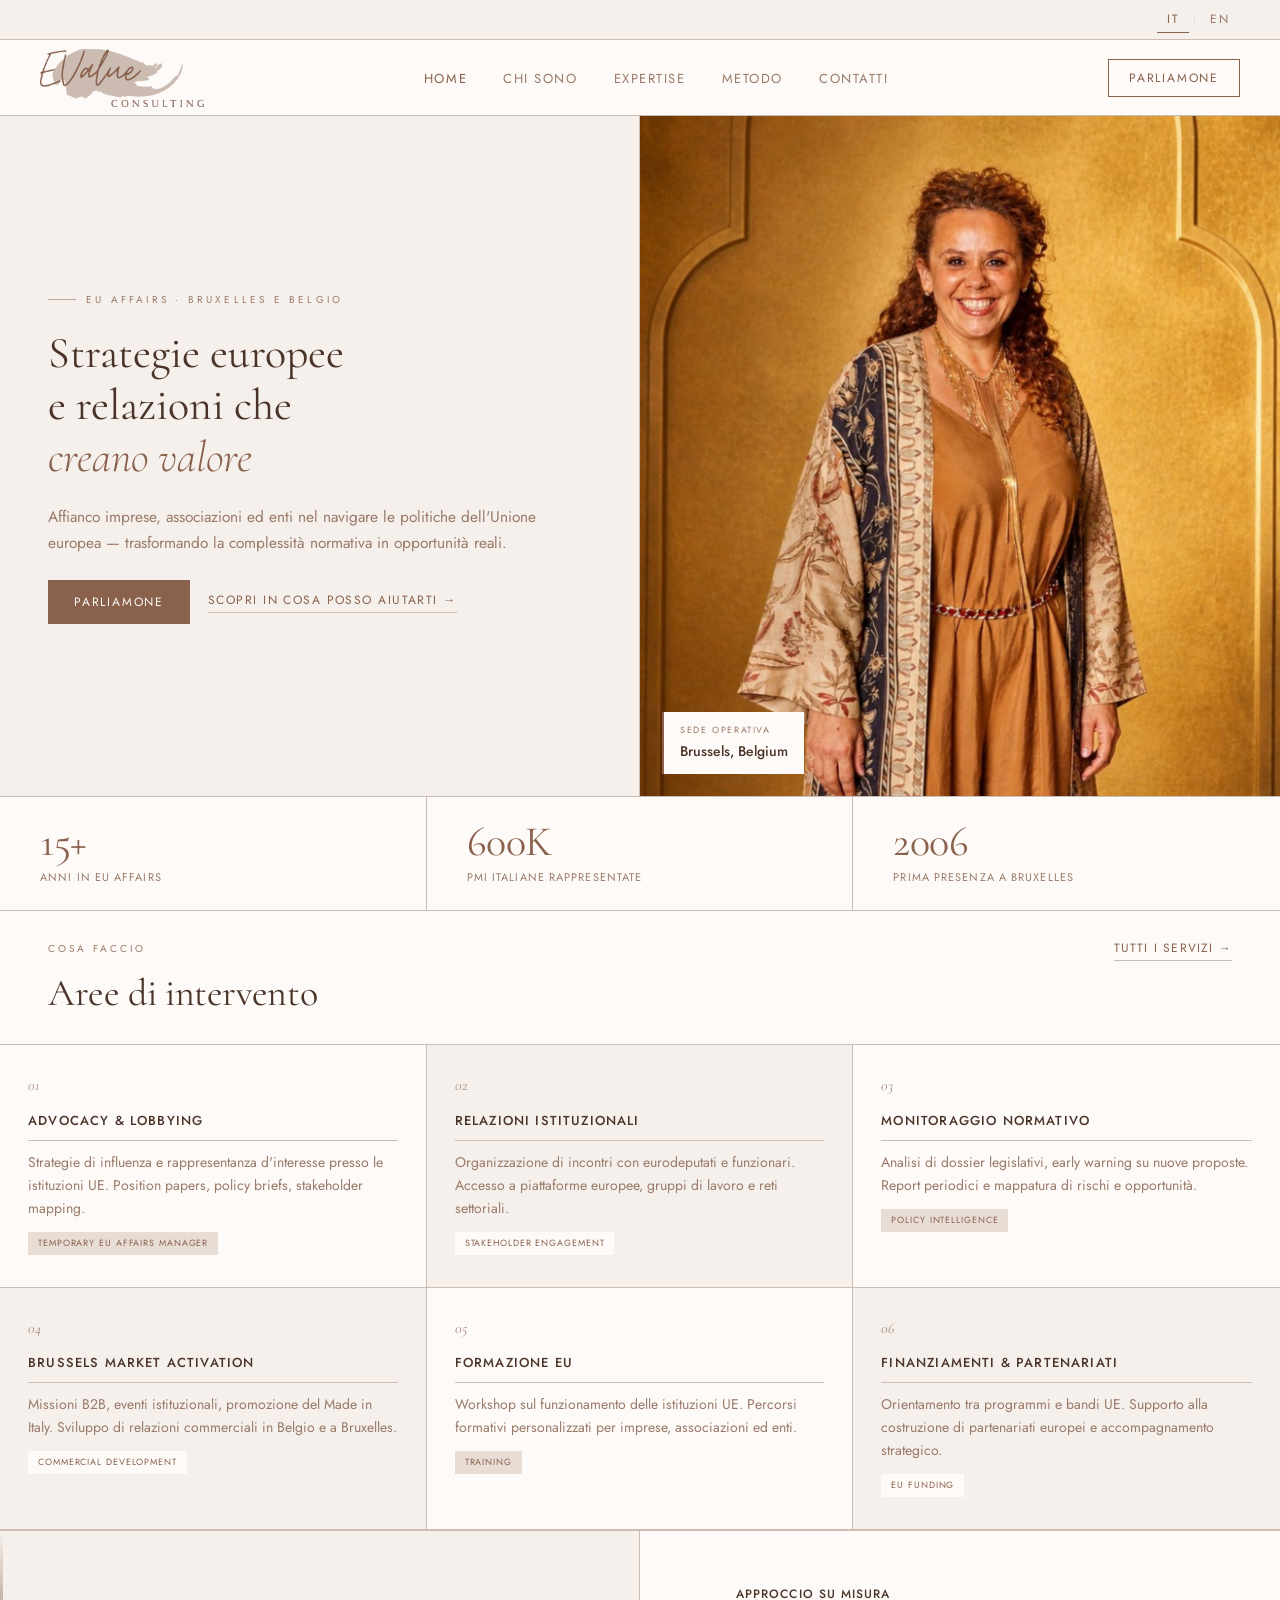
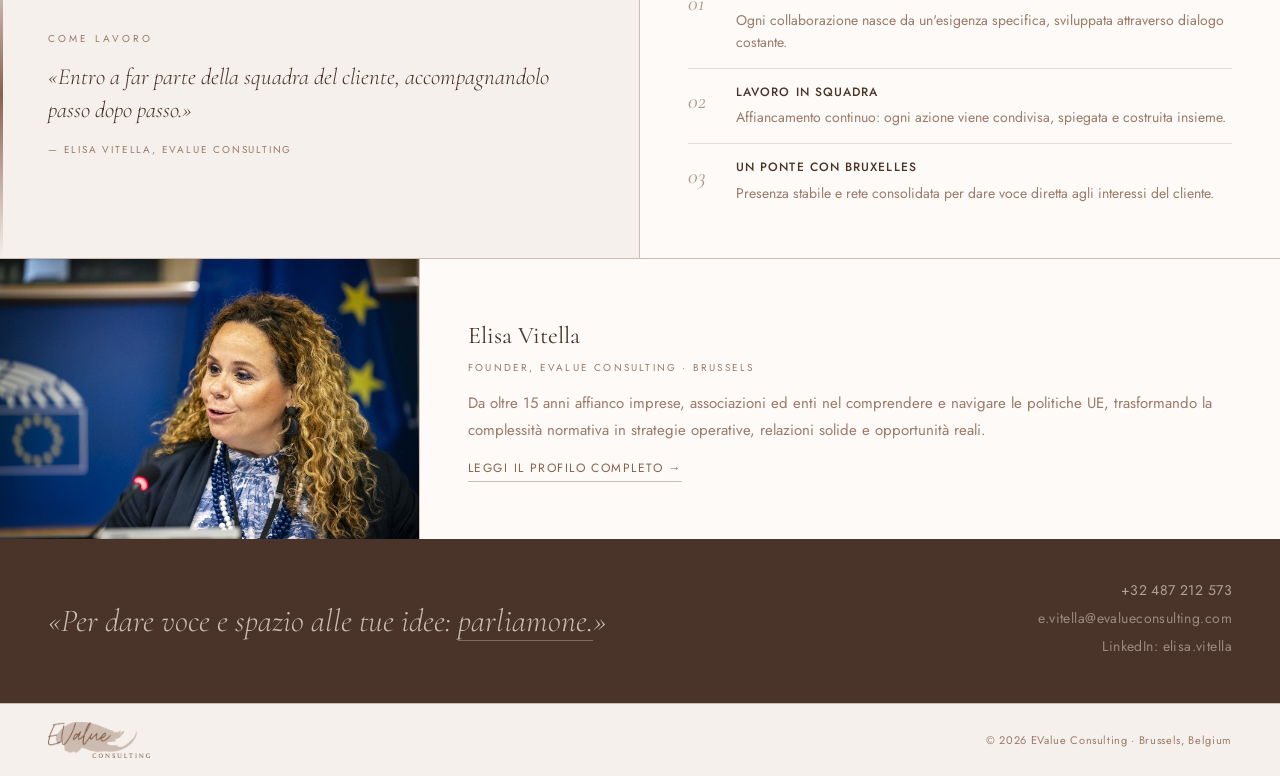
<file: index.html>
<!DOCTYPE html>
<html lang="it">
<head>
<meta charset="UTF-8">
<meta name="viewport" content="width=device-width, initial-scale=1.0">
<title>EValue Consulting — EU Affairs | Brussels</title>
<meta name="description" content="Strategie europee e relazioni che creano valore. EU Affairs consulting tra Bruxelles e il Belgio — Elisa Vitella.">
<link rel="icon" href="/favicon.png" type="image/png">
<link rel="apple-touch-icon" href="/apple-touch-icon.png">
<link rel="preconnect" href="https://fonts.googleapis.com">
<link rel="preconnect" href="https://fonts.gstatic.com" crossorigin>
<link href="https://fonts.googleapis.com/css2?family=Cormorant:ital,wght@0,400;0,500;0,600;1,300;1,400;1,500&family=Jost:wght@300;400;500&display=swap" rel="stylesheet">
<style>
*,*::before,*::after{box-sizing:border-box;margin:0;padding:0}
:root{
  --sand:#ccbcb1;--brown:#89614c;--dark:#4a3328;
  --light:#f5f0eb;--mid:#e8ddd5;--text:#3d2b20;--muted:#9a7a6a;--white:#fdfaf7;
}
html{scroll-behavior:smooth}
body{font-family:"Jost",sans-serif;background:var(--white);color:var(--text);font-size:17px;line-height:1.65}
img{display:block;max-width:100%}
a{text-decoration:none;color:inherit}
button{cursor:pointer;font-family:"Jost",sans-serif}
.page{display:none}.page.active{display:block}

/* LANG BAR */
.lang-bar{display:flex;justify-content:flex-end;align-items:center;padding:6px 40px;background:var(--light);border-bottom:.5px solid var(--sand);gap:4px}
.lang-btn{font-size:12px;letter-spacing:.15em;text-transform:uppercase;background:none;border:none;padding:4px 10px;color:var(--muted);cursor:pointer;border-bottom:1.5px solid transparent}
.lang-btn.active{color:var(--brown);border-bottom-color:var(--brown)}
.lang-sep{font-size:11px;color:var(--mid)}

/* NAV */
.nav{display:flex;justify-content:space-between;align-items:center;padding:0 40px;height:76px;border-bottom:.5px solid var(--sand);background:var(--white);position:sticky;top:0;z-index:100}
.nav-logo img{height:58px;width:auto}
.nav-links{display:flex;gap:36px;list-style:none}
.nav-links a{font-size:13px;letter-spacing:.12em;text-transform:uppercase;color:var(--muted);transition:color .2s;cursor:pointer}
.nav-links a:hover,.nav-links a.active{color:var(--brown)}
.nav-cta{font-size:12px;letter-spacing:.15em;text-transform:uppercase;border:.5px solid var(--brown);color:var(--brown);padding:9px 20px;background:transparent;transition:all .2s}
.nav-cta:hover{background:var(--brown);color:var(--white)}
.nav-toggle{display:none;flex-direction:column;gap:5px;background:none;border:none;padding:4px}
.nav-toggle span{display:block;width:24px;height:1px;background:var(--brown)}

/* ── HERO ── */
.hero{display:grid;grid-template-columns:1fr 1fr;height:calc(100vh - 106px);max-height:680px;min-height:460px}
.hero-left{background:var(--light);padding:48px 48px 44px;display:flex;flex-direction:column;justify-content:center;gap:20px;border-right:.5px solid var(--sand);position:relative;overflow:hidden}
/* decorative element removed */
.hero-left > *{position:relative;z-index:1}
.hero-eyebrow{font-size:10px;letter-spacing:.32em;text-transform:uppercase;color:var(--muted);display:flex;align-items:center;gap:10px}
.hero-eyebrow::before{content:"";display:inline-block;width:28px;height:1px;background:var(--brown);opacity:.5}
.hero-h1{font-family:"Cormorant",serif;font-size:44px;font-weight:400;line-height:1.18;color:var(--dark)}
.hero-h1 em{font-style:italic;color:var(--brown);font-weight:300}
/* hero subtitle on 2 lines max */
.hero-sub{font-size:15.5px;color:var(--muted);line-height:1.7;max-width:520px}
.hero-cta-row{display:flex;gap:18px;align-items:center;flex-wrap:wrap;padding-top:4px}
.btn-primary{font-size:12px;letter-spacing:.15em;text-transform:uppercase;background:var(--brown);color:var(--white);padding:13px 26px;border:none;transition:background .2s;display:inline-block}
.btn-primary:hover{background:var(--dark);color:var(--white)}
.btn-ghost{font-size:12px;letter-spacing:.12em;text-transform:uppercase;color:var(--brown);background:none;border:none;border-bottom:.5px solid var(--sand);padding-bottom:3px;display:inline-block;cursor:pointer}
.hero-right{position:relative;background:var(--mid);overflow:hidden}
.hero-right img{width:100%;height:100%;object-fit:cover;object-position:center top}
.hero-tag{position:absolute;bottom:22px;left:22px;background:var(--white);padding:11px 16px;border-left:2px solid var(--brown)}
.hero-tag-label{font-size:9px;letter-spacing:.18em;text-transform:uppercase;color:var(--muted)}
.hero-tag-value{font-size:14px;font-weight:500;color:var(--dark);margin-top:2px}

/* NUMBERS */
.numbers{display:grid;grid-template-columns:repeat(3,1fr);border-top:.5px solid var(--sand);border-bottom:.5px solid var(--sand)}
.num-item{padding:24px 40px;border-right:.5px solid var(--sand);position:relative}
.num-item:last-child{border-right:none}
.num-big{font-family:"Cormorant",serif;font-size:42px;font-weight:400;color:var(--brown);line-height:1;letter-spacing:-.01em}
.num-label{font-size:11px;letter-spacing:.1em;text-transform:uppercase;color:var(--muted);margin-top:5px}

/* ── SERVICES SECTION ── */
.section-header{padding:28px 48px 20px;border-bottom:.5px solid var(--sand);display:flex;justify-content:space-between;align-items:baseline;background:var(--white)}
.section-eyebrow{font-size:10px;letter-spacing:.3em;text-transform:uppercase;color:var(--muted)}
.section-title{font-family:"Cormorant",serif;font-size:38px;font-weight:400;color:var(--dark);margin-top:4px;letter-spacing:-.01em}
.section-link{font-size:12px;letter-spacing:.1em;text-transform:uppercase;color:var(--brown);border-bottom:.5px solid var(--sand);padding-bottom:1px;cursor:pointer;white-space:nowrap}

/* Alternating background on service cards for visual separation */
.services-grid{display:grid;grid-template-columns:repeat(3,1fr)}
.service-card{padding:28px 28px 32px;border-right:.5px solid var(--sand);border-bottom:.5px solid var(--sand);transition:background .2s;background:var(--white)}
.service-card:nth-child(even){background:var(--light)}
.service-card:hover{background:var(--mid)}
.service-card:nth-child(3n){border-right:none}
.service-num{font-family:"Cormorant",serif;font-size:15px;color:var(--brown);margin-bottom:12px;font-style:italic;font-weight:400;opacity:.7}
.service-name{font-size:13px;font-weight:500;letter-spacing:.09em;text-transform:uppercase;color:var(--dark);margin-bottom:10px;padding-bottom:8px;border-bottom:.5px solid var(--sand)}
.service-desc{font-size:14px;color:var(--muted);line-height:1.65}
.service-tag{display:inline-block;font-size:9px;letter-spacing:.1em;text-transform:uppercase;background:var(--mid);color:var(--brown);padding:4px 10px;margin-top:12px}
.service-card:nth-child(even) .service-tag{background:var(--white)}

/* APPROACH */
.approach{display:grid;grid-template-columns:1fr 1fr;border-top:.5px solid var(--sand)}
.approach-left{padding:40px 48px;border-right:.5px solid var(--sand);background:var(--light);display:flex;flex-direction:column;justify-content:center;position:relative;overflow:hidden}
/* decorative accent line */
.approach-left::after{content:"";position:absolute;top:0;left:0;width:3px;height:100%;background:linear-gradient(to bottom,transparent,var(--brown),transparent)}
.approach-right{padding:40px 48px}
.pull-quote{font-family:"Cormorant",serif;font-size:23px;font-weight:300;font-style:italic;color:var(--dark);line-height:1.45;margin-bottom:14px}
.pull-attr{font-size:10px;letter-spacing:.18em;text-transform:uppercase;color:var(--muted)}
.approach-step{display:flex;gap:16px;padding:14px 0;border-bottom:.5px solid var(--mid)}
.approach-step:last-child{border-bottom:none}
.step-n{font-family:"Cormorant",serif;font-size:22px;color:var(--brown);min-width:32px;font-style:italic;font-weight:400;opacity:.65;flex-shrink:0}
.step-title{font-size:12px;font-weight:500;letter-spacing:.09em;text-transform:uppercase;color:var(--dark)}
.step-desc{font-size:14px;color:var(--muted);margin-top:4px;line-height:1.6}

/* ── ABOUT STRIP (home) — two-col with parliament photo replacing old profile photo ── */
.about-strip{display:grid;grid-template-columns:420px 1fr;border-top:.5px solid var(--sand)}
.about-photo-col{overflow:hidden;border-right:.5px solid var(--sand)}
.about-photo-col img{width:100%;height:100%;object-fit:cover;object-position:center 20%;min-height:280px}
.about-content{padding:36px 48px 36px 48px;display:flex;flex-direction:column;justify-content:center;width:100%}
.about-name{font-family:"Cormorant",serif;font-size:24px;font-weight:400;color:var(--dark);margin-bottom:4px}
.about-role{font-size:10px;letter-spacing:.22em;text-transform:uppercase;color:var(--muted);margin-bottom:14px}
.about-text{font-size:15px;color:var(--muted);line-height:1.75;max-width:none}
.about-cta{display:inline-block;margin-top:16px;font-size:12px;letter-spacing:.12em;text-transform:uppercase;color:var(--brown);border-bottom:.5px solid var(--sand);padding-bottom:2px;cursor:pointer;width:fit-content}

/* CONTACT BAR — single line headline */
.contact-bar{background:var(--dark);padding:40px 48px;display:flex;justify-content:space-between;align-items:center;gap:40px}
.contact-bar-headline{font-family:"Cormorant",serif;font-size:32px;font-weight:300;font-style:italic;color:var(--sand);white-space:nowrap}
.contact-details{text-align:right;flex-shrink:0}
.contact-line{font-size:14px;color:var(--sand);opacity:.8;margin-bottom:5px;letter-spacing:.03em}
.contact-line a{color:var(--sand)}

/* FOOTER */
.footer{padding:18px 48px;border-top:.5px solid var(--sand);display:flex;justify-content:space-between;align-items:center;background:var(--light)}
.footer-logo img{height:36px;width:auto}
.footer-copy{font-size:11px;color:var(--muted);letter-spacing:.06em}

/* ── INNER HERO — with decorative title treatment ── */
.inner-hero{padding:52px 48px 40px;background:var(--light);border-bottom:.5px solid var(--sand);position:relative;overflow:hidden}

.inner-hero-eyebrow{font-size:10px;letter-spacing:.32em;text-transform:uppercase;color:var(--muted);margin-bottom:12px;display:flex;align-items:center;gap:10px}
.inner-hero-eyebrow::before{content:"";display:inline-block;width:28px;height:1px;background:var(--brown);opacity:.5}
.inner-hero-title{font-family:"Cormorant",serif;font-size:46px;font-weight:400;color:var(--dark);line-height:1.12;position:relative}
.inner-hero-title em{font-style:italic;color:var(--brown);font-weight:300}
/* underline accent on title */
.inner-hero-title::after{content:"";display:block;width:60px;height:1.5px;background:var(--brown);margin-top:16px;opacity:.6}
.inner-hero-sub{font-size:16px;color:var(--muted);max-width:820px;margin-top:16px;line-height:1.78}

/* SERVICES PAGE ACCORDION */
.svc-area-label{background:var(--mid);padding:11px 48px;border-bottom:.5px solid var(--sand);font-size:10px;letter-spacing:.22em;text-transform:uppercase;color:var(--brown);font-weight:500}
.service-full{border-bottom:.5px solid var(--sand)}
.service-full-header{padding:18px 48px;display:flex;justify-content:space-between;align-items:center;cursor:pointer;background:var(--white);transition:background .15s;user-select:none}
.service-full-header:hover{background:var(--light)}
.sfh-left{display:flex;gap:20px;align-items:baseline}
.sfh-num{font-family:"Cormorant",serif;font-size:14px;color:var(--sand);font-style:italic;font-weight:300}
.sfh-name{font-size:13px;font-weight:500;letter-spacing:.07em;text-transform:uppercase;color:var(--dark)}
.sfh-meta{display:flex;gap:12px;align-items:center;flex-shrink:0}
.sfh-tag{font-size:9px;letter-spacing:.08em;text-transform:uppercase;color:var(--muted);background:var(--mid);padding:3px 10px}
.sfh-arrow{font-size:20px;color:var(--sand);transition:transform .25s;display:inline-block;line-height:1;width:20px;text-align:center}
.service-full-body{display:none;padding:0 48px 24px 84px}
.service-full.open .service-full-body{display:block}
.service-full.open .sfh-arrow{transform:rotate(45deg)}
.sfb-list{list-style:none;margin-top:4px}
.sfb-list li{font-size:14px;color:var(--muted);padding:7px 0 7px 16px;border-bottom:.5px solid var(--mid);position:relative;line-height:1.6}
.sfb-list li:last-child{border-bottom:none}
.sfb-list li::before{content:"—";position:absolute;left:0;color:var(--sand)}

/* TWO COL */
.two-col{display:grid;grid-template-columns:1fr 1fr;border-top:.5px solid var(--sand)}
.col-pad{padding:32px 48px;border-right:.5px solid var(--sand)}
.col-pad:last-child{border-right:none}
.col-label{font-size:10px;letter-spacing:.25em;text-transform:uppercase;color:var(--muted);margin-bottom:12px;padding-bottom:10px;border-bottom:.5px solid var(--sand)}
.col-body{font-size:15px;color:var(--text);line-height:1.8}

/* ── APPROACH PAGE — bigger method/quality titles ── */
.approach-grid{display:grid;grid-template-columns:repeat(3,1fr);border-top:.5px solid var(--sand)}
.ag-item{padding:32px;border-right:.5px solid var(--sand);position:relative}
.ag-item:last-child{border-right:none}
.ag-n{font-family:"Cormorant",serif;font-size:32px;font-style:italic;font-weight:300;color:var(--sand);margin-bottom:10px}
.ag-title{font-size:13px;font-weight:500;letter-spacing:.1em;text-transform:uppercase;color:var(--dark);margin-bottom:10px}
.ag-body{font-size:15px;color:var(--muted);line-height:1.75}
/* bigger section labels for Metodo / Qualità */
.method-label{font-family:"Cormorant",serif;font-size:34px;font-weight:300;font-style:italic;color:var(--brown);margin-bottom:12px;padding-bottom:10px;border-bottom:.5px solid var(--sand)}

/* PROFILE */
.profile-grid{display:grid;grid-template-columns:300px 1fr;border-top:.5px solid var(--sand)}
.profile-photo-col{overflow:hidden;border-right:.5px solid var(--sand)}
.profile-photo-col img{width:100%;height:100%;object-fit:cover;object-position:center top;min-height:380px}
.profile-content{padding:40px 48px}
.profile-name{font-family:"Cormorant",serif;font-size:30px;font-weight:400;color:var(--dark)}
.profile-role{font-size:10px;letter-spacing:.22em;text-transform:uppercase;color:var(--brown);margin:8px 0 16px}
.profile-text{font-size:15px;color:var(--muted);line-height:1.78;margin-bottom:12px;max-width:none}
.profile-credentials{display:flex;flex-wrap:wrap;gap:7px;margin-top:18px}
.credential{font-size:11px;letter-spacing:.06em;border:.5px solid var(--sand);color:var(--muted);padding:4px 12px}

/* CONTACT FORM */
.contact-form-area{display:grid;grid-template-columns:1fr 1fr;border-top:.5px solid var(--sand)}
.form-col{padding:44px 48px;border-right:.5px solid var(--sand)}
.form-col:last-child{border-right:none;background:var(--light)}
.form-group{margin-bottom:22px}
.form-label{font-size:10px;letter-spacing:.2em;text-transform:uppercase;color:var(--muted);display:block;margin-bottom:7px}
.form-input{width:100%;border:none;border-bottom:.5px solid var(--sand);background:transparent;padding:9px 0;font-size:15px;font-family:"Jost",sans-serif;color:var(--text);outline:none;transition:border-color .2s}
.form-input:focus{border-bottom-color:var(--brown)}
.form-textarea{width:100%;border:none;border-bottom:.5px solid var(--sand);background:transparent;padding:9px 0;font-size:15px;font-family:"Jost",sans-serif;color:var(--text);outline:none;resize:none;height:100px;transition:border-color .2s}
.form-textarea:focus{border-bottom-color:var(--brown)}
.form-submit{margin-top:22px;font-size:12px;letter-spacing:.18em;text-transform:uppercase;background:var(--brown);color:var(--white);padding:13px 30px;border:none;transition:background .2s;cursor:pointer}
.form-submit:hover{background:var(--dark)}
.ci-item{margin-bottom:20px;border-bottom:.5px solid var(--mid);padding-bottom:18px}
.ci-item:last-child{border-bottom:none}
.ci-label{font-size:10px;letter-spacing:.22em;text-transform:uppercase;color:var(--muted);margin-bottom:6px}
.ci-value{font-size:15px;color:var(--dark)}
.ci-note{font-size:12px;color:var(--muted);margin-top:3px}

/* RESPONSIVE */
@media(max-width:960px){
  .nav{padding:0 24px;height:68px}.nav-logo img{height:46px}
  .lang-bar{padding:6px 24px}
  .nav-links{display:none;flex-direction:column;position:absolute;top:100%;left:0;right:0;background:var(--white);border-bottom:.5px solid var(--sand);padding:18px 24px;gap:14px;z-index:99}
  .nav-links.open{display:flex}.nav-toggle{display:flex}
  .hero{grid-template-columns:1fr;height:auto;max-height:none}
  .hero-left{padding:32px 24px;gap:16px}.hero-h1{font-size:30px}
  .hero-right{height:260px}
  .numbers{grid-template-columns:1fr}
  .num-item{border-right:none;border-bottom:.5px solid var(--sand)}.num-item:last-child{border-bottom:none}
  .section-header{padding:20px 24px;flex-direction:column;gap:8px}
  .services-grid{grid-template-columns:1fr}.service-card{border-right:none}.service-card:nth-child(even){background:var(--light)}
  .approach{grid-template-columns:1fr}
  .approach-left{border-right:none;border-bottom:.5px solid var(--sand);padding:28px 24px}
  .approach-right{padding:28px 24px}
  .about-strip{grid-template-columns:1fr}
  .about-photo-col{border-right:none;border-bottom:.5px solid var(--sand);height:240px;min-height:unset}
  .about-content{padding:24px}
  .contact-bar{flex-direction:column;text-align:center;padding:32px 24px}
  .contact-bar-headline{white-space:normal}
  .contact-details{text-align:center}
  .inner-hero{padding:36px 24px 28px}.inner-hero-title{font-size:30px}
  .svc-area-label{padding:10px 24px}
  .service-full-header{padding:16px 24px}.service-full-body{padding:0 24px 18px 44px}
  .two-col{grid-template-columns:1fr}
  .col-pad{border-right:none;border-bottom:.5px solid var(--sand);padding:22px 24px}
  .approach-grid{grid-template-columns:1fr}
  .ag-item{border-right:none;border-bottom:.5px solid var(--sand);padding:22px 24px}
  .profile-grid{grid-template-columns:1fr}
  .profile-photo-col{border-right:none;border-bottom:.5px solid var(--sand);height:300px;min-height:unset}
  .profile-content{padding:24px}
  .contact-form-area{grid-template-columns:1fr}
  .form-col{border-right:none;border-bottom:.5px solid var(--sand);padding:28px 24px}
  .footer{padding:16px 24px;flex-direction:column;gap:8px;text-align:center}
}

/* Dark inverted col for About and Approach key sections */
.col-pad-dark{padding:32px 48px;border-right:.5px solid rgba(255,255,255,.1);background:var(--dark)}
.col-pad-dark:last-child{border-right:none}
.col-pad-dark .method-label{color:var(--sand);font-family:"Cormorant",serif;font-size:34px;font-weight:300;font-style:italic;margin-bottom:12px;padding-bottom:10px;border-bottom:.5px solid rgba(204,188,177,.3)}
.col-pad-dark .col-body{font-size:15px;color:#e8ddd5;line-height:1.82}
.two-col-dark{display:grid;grid-template-columns:1fr 1fr;border-top:.5px solid var(--sand)}
</style>
</head>
<body>

<!-- Netlify form detection — do not remove -->
<form name="contact" netlify netlify-honeypot="bot-field" hidden>
  <input type="text" name="name">
  <input type="text" name="organisation">
  <input type="email" name="email">
  <textarea name="message"></textarea>
  <input name="bot-field">
</form>


<div class="lang-bar">
  <button class="lang-btn active" data-lang="it" onclick="setLang('it')">IT</button>
  <span class="lang-sep">|</span>
  <button class="lang-btn" data-lang="en" onclick="setLang('en')">EN</button>
</div>

<nav class="nav">
  <div onclick="showPage('home')" style="cursor:pointer"><img src="images/evalue-logo.png" alt="EValue Consulting" style="height:58px;width:auto"></div>
  <button class="nav-toggle" onclick="document.getElementById('nav-links').classList.toggle('open')" aria-label="Menu">
    <span></span><span></span><span></span>
  </button>
  <ul class="nav-links" id="nav-links">
    <li><a id="nl-home"     onclick="showPage('home')">Home</a></li>
    <li><a id="nl-about"    onclick="showPage('about')">Chi sono</a></li>
    <li><a id="nl-services" onclick="showPage('services')">Servizi</a></li>
    <li><a id="nl-approach" onclick="showPage('approach')">Metodo</a></li>
    <li><a id="nl-contact"  onclick="showPage('contact')">Contatti</a></li>
  </ul>
  <button id="nav-cta" class="nav-cta" onclick="showPage('contact')">Parliamone</button>
</nav>

<!-- ═══ HOME ═══ -->
<div id="page-home" class="page active">
  <section class="hero">
    <div class="hero-left">
      <p class="hero-eyebrow" id="h-eyebrow">EU Affairs · Bruxelles e Belgio</p>
      <h1 class="hero-h1" id="h-h1">Strategie europee<br>e relazioni che<br><em>creano valore</em></h1>
      <p class="hero-sub" id="h-sub">Affianco imprese, associazioni ed enti nel navigare le politiche dell'Unione europea — trasformando la complessità normativa in opportunità reali.</p>
      <div class="hero-cta-row">
        <button id="h-cta1" class="btn-primary" onclick="showPage('contact')">Parliamone</button>
        <button id="h-cta2" class="btn-ghost"   onclick="showPage('services')">Scopri in cosa posso aiutarti →</button>
      </div>
    </div>
    <div class="hero-right">
      <img src="images/elisa-vitella-hero.jpg" alt="Elisa Vitella">
      <div class="hero-tag">
        <div class="hero-tag-label" id="h-tag-lbl">Sede operativa</div>
        <div class="hero-tag-value">Brussels, Belgium</div>
      </div>
    </div>
  </section>

  <div class="numbers">
    <div class="num-item"><div class="num-big">15+</div><div class="num-label" id="n1">Anni in EU affairs</div></div>
    <div class="num-item"><div class="num-big">600K</div><div class="num-label" id="n2">PMI italiane rappresentate</div></div>
    <div class="num-item"><div class="num-big">2006</div><div class="num-label" id="n3">Prima presenza a Bruxelles</div></div>
  </div>

  <div class="section-header">
    <div>
      <div class="section-eyebrow" id="sv-ey">Cosa faccio</div>
      <div class="section-title" id="sv-ti">Attività e servizi</div>
    </div>
    <span class="section-link" id="sv-lk" onclick="showPage('services')">Tutti i servizi →</span>
  </div>

  <div class="services-grid">
    <div class="service-card"><div class="service-num">01</div><div class="service-name" id="s1n">Advocacy &amp; Lobbying</div><p class="service-desc" id="s1d">Strategie di influenza e rappresentanza d'interesse presso le istituzioni UE. Position papers, policy briefs, stakeholder mapping.</p><span class="service-tag" id="s1t">Temporary EU Affairs Manager</span></div>
    <div class="service-card"><div class="service-num">02</div><div class="service-name" id="s2n">Relazioni Istituzionali</div><p class="service-desc" id="s2d">Organizzazione di incontri con eurodeputati e funzionari. Accesso a piattaforme europee, gruppi di lavoro e reti settoriali.</p><span class="service-tag" id="s2t">Stakeholder Engagement</span></div>
    <div class="service-card"><div class="service-num">03</div><div class="service-name" id="s3n">Monitoraggio Normativo</div><p class="service-desc" id="s3d">Analisi di dossier legislativi, early warning su nuove proposte. Report periodici e mappatura di rischi e opportunità.</p><span class="service-tag" id="s3t">Policy Intelligence</span></div>
    <div class="service-card"><div class="service-num">04</div><div class="service-name" id="s4n">Brussels Market Activation</div><p class="service-desc" id="s4d">Missioni B2B, eventi istituzionali, promozione del Made in Italy. Sviluppo di relazioni commerciali in Belgio e a Bruxelles.</p><span class="service-tag" id="s4t">Commercial Development</span></div>
    <div class="service-card"><div class="service-num">05</div><div class="service-name" id="s5n">Formazione EU</div><p class="service-desc" id="s5d">Workshop sul funzionamento delle istituzioni UE. Percorsi formativi personalizzati per imprese, associazioni ed enti.</p><span class="service-tag" id="s5t">Training</span></div>
    <div class="service-card"><div class="service-num">06</div><div class="service-name" id="s6n">Finanziamenti &amp; Partenariati</div><p class="service-desc" id="s6d">Orientamento tra programmi e bandi UE. Supporto alla costruzione di partenariati europei e accompagnamento strategico.</p><span class="service-tag" id="s6t">EU Funding</span></div>
  </div>

  <div class="approach">
    <div class="approach-left">
      <div class="section-eyebrow" id="ap-ey" style="margin-bottom:14px">Come lavoro</div>
      <div class="pull-quote" id="pq">«Entro a far parte della squadra del cliente, accompagnandolo passo dopo passo.»</div>
      <div class="pull-attr" id="pa">— Elisa Vitella, EValue Consulting</div>
    </div>
    <div class="approach-right">
      <div class="approach-step"><div class="step-n">01</div><div><div class="step-title" id="st1t">Approccio su misura</div><div class="step-desc" id="st1d">Ogni collaborazione nasce da un'esigenza specifica, sviluppata attraverso dialogo costante.</div></div></div>
      <div class="approach-step"><div class="step-n">02</div><div><div class="step-title" id="st2t">Lavoro in squadra</div><div class="step-desc" id="st2d">Affiancamento continuo: ogni azione viene condivisa, spiegata e costruita insieme.</div></div></div>
      <div class="approach-step"><div class="step-n">03</div><div><div class="step-title" id="st3t">Un ponte con Bruxelles</div><div class="step-desc" id="st3d">Presenza stabile e rete consolidata per dare voce diretta agli interessi del cliente.</div></div></div>
    </div>
  </div>

  <!-- About strip: HP photo bigger + narrower text -->
  <div class="about-strip">
    <div class="about-photo-col"><img loading="lazy" src="images/elisa-vitella-parlamento-europeo.jpg" alt="Elisa Vitella — European Parliament" style="width:100%;height:100%;object-fit:cover;object-position:center 25%"></div>
    <div class="about-content">
      <div class="about-name">Elisa Vitella</div>
      <div class="about-role" id="ab-role">Founder, EValue Consulting · Brussels</div>
      <p class="about-text" id="ab-text">Da oltre 15 anni affianco imprese, associazioni ed enti nel comprendere e navigare le politiche UE, trasformando la complessità normativa in strategie operative, relazioni solide e opportunità reali.</p>
      <span class="about-cta" id="ab-cta" onclick="showPage('about')">Leggi il profilo completo →</span>
    </div>
  </div>

  <!-- Contact bar: bigger headline, clickable Let's talk, clickable LinkedIn/email -->
  <div class="contact-bar">
    <div class="contact-bar-headline" id="cb-hl">«Per dare voce e spazio alle tue idee: <span style="cursor:pointer;border-bottom:1px solid rgba(204,188,177,.4);transition:border-color .2s" onclick="showPage('contact')">parliamone.</span>»</div>
    <div class="contact-details">
      <div class="contact-line">+32 487 212 573</div>
      <div class="contact-line"><a href="mailto:e.vitella@evalueconsulting.com" style="color:var(--sand);opacity:.8">e.vitella@evalueconsulting.com</a></div>
      <div class="contact-line"><a href="https://www.linkedin.com/in/elisa-vitella/" target="_blank" rel="noopener" style="color:var(--sand);opacity:.8">LinkedIn: elisa.vitella</a></div>
    </div>
  </div>
  <footer class="footer"><div class="footer-logo"><img loading="lazy" src="images/evalue-logo.png" alt="EValue Consulting" style="height:36px;width:auto"></div><div class="footer-copy">© 2026 EValue Consulting · Brussels, Belgium</div></footer>
</div>

<!-- ═══ SERVICES ═══ -->
<div id="page-services" class="page">
  <div class="inner-hero">
    <div class="inner-hero-eyebrow" id="svc-ey">Attività e servizi</div>
    <h1 class="inner-hero-title" id="svc-h1">Un supporto <em>completo</em><br>e su misura</h1>
    <p class="inner-hero-sub" id="svc-sb" style="max-width:none">Tre aree di intervento per rispondere a esigenze diverse: dalla presenza istituzionale a Bruxelles allo sviluppo commerciale in Belgio, fino alla formazione e ai finanziamenti europei.</p>
  </div>
  <div class="svc-area-label" id="a1l">Area 01 — Temporary EU Affairs Manager</div>
  <div class="service-full"><div class="service-full-header" onclick="toggleSvc(this)"><div class="sfh-left"><span class="sfh-num">01</span><span class="sfh-name" id="sf1n">Advocacy &amp; Lobbying Europea</span></div><div class="sfh-meta"><span class="sfh-tag" id="sf1tag">Strategico</span><span class="sfh-arrow">+</span></div></div><div class="service-full-body"><ul class="sfb-list" id="sf1b"><li>Definizione di strategie di influenza e rappresentanza d'interesse</li><li>Identificazione di stakeholder e decisori chiave (Commissione, Parlamento, Consiglio, CESE, CdR)</li><li>Redazione di position papers, policy briefs e raccomandazioni</li><li>Gestione di dossier legislativi e follow-up istituzionale</li></ul></div></div>
  <div class="service-full"><div class="service-full-header" onclick="toggleSvc(this)"><div class="sfh-left"><span class="sfh-num">02</span><span class="sfh-name" id="sf2n">Relazioni Istituzionali &amp; Stakeholder Engagement</span></div><div class="sfh-meta"><span class="sfh-tag" id="sf2tag">Istituzionale</span><span class="sfh-arrow">+</span></div></div><div class="service-full-body"><ul class="sfb-list" id="sf2b"><li>Organizzazione di incontri con eurodeputati, funzionari UE, uffici permanenti</li><li>Training e preparazione per riunioni istituzionali</li><li>Accesso a piattaforme europee, gruppi di lavoro e reti settoriali</li><li>Pianificazione relazioni con associazioni e organizzazioni europee</li></ul></div></div>
  <div class="service-full"><div class="service-full-header" onclick="toggleSvc(this)"><div class="sfh-left"><span class="sfh-num">03</span><span class="sfh-name" id="sf3n">Monitoraggio &amp; Analisi delle Politiche UE</span></div><div class="sfh-meta"><span class="sfh-tag" id="sf3tag">Intelligence</span><span class="sfh-arrow">+</span></div></div><div class="service-full-body"><ul class="sfb-list" id="sf3b"><li>Analisi dei dossier legislativi chiave (regolamenti, direttive, decisioni)</li><li>Early warning su nuove proposte della Commissione</li><li>Report periodici sugli sviluppi normativi</li><li>Mappatura di rischi e opportunità per settore e impresa</li></ul></div></div>
  <div class="svc-area-label" id="a2l" style="border-top:.5px solid var(--sand)">Area 02 — Brussels &amp; Belgium Market Activation</div>
  <div class="service-full"><div class="service-full-header" onclick="toggleSvc(this)"><div class="sfh-left"><span class="sfh-num">04</span><span class="sfh-name" id="sf4n">Ricerca Partner &amp; Missioni B2B</span></div><div class="sfh-meta"><span class="sfh-tag" id="sf4tag">Commerciale</span><span class="sfh-arrow">+</span></div></div><div class="service-full-body"><ul class="sfb-list" id="sf4b"><li>Identificazione e screening di distributori, agenti, importatori</li><li>Organizzazione di incontri B2B, missioni imprenditoriali e matchmaking</li><li>Networking mirato tra imprese, istituzioni e stakeholder europei</li></ul></div></div>
  <div class="service-full"><div class="service-full-header" onclick="toggleSvc(this)"><div class="sfh-left"><span class="sfh-num">05</span><span class="sfh-name" id="sf5n">Sviluppo Relazioni Istituzionali in Belgio</span></div><div class="sfh-meta"><span class="sfh-tag" id="sf5tag">Network</span><span class="sfh-arrow">+</span></div></div><div class="service-full-body"><ul class="sfb-list" id="sf5b"><li>Accompagnamento nella creazione e consolidamento di relazioni commerciali e strategiche</li><li>Connessioni con partner, reti e organizzazioni chiave del contesto belga ed europeo</li></ul></div></div>
  <div class="service-full"><div class="service-full-header" onclick="toggleSvc(this)"><div class="sfh-left"><span class="sfh-num">06</span><span class="sfh-name" id="sf6n">Eventi Istituzionali &amp; Made in Italy</span></div><div class="sfh-meta"><span class="sfh-tag" id="sf6tag">Eventi</span><span class="sfh-arrow">+</span></div></div><div class="service-full-body"><ul class="sfb-list" id="sf6b"><li>Ideazione e organizzazione di eventi istituzionali e promozionali</li><li>Promozione del Made in Italy: filiere, territori, competenze in chiave europea</li></ul></div></div>
  <div class="svc-area-label" id="a3l" style="border-top:.5px solid var(--sand)">Area 03 — EU Strategic Engagement &amp; Funding Support</div>
  <div class="service-full"><div class="service-full-header" onclick="toggleSvc(this)"><div class="sfh-left"><span class="sfh-num">07</span><span class="sfh-name" id="sf7n">Formazione su Politiche UE &amp; Lobbying</span></div><div class="sfh-meta"><span class="sfh-tag" id="sf7tag">Formazione</span><span class="sfh-arrow">+</span></div></div><div class="service-full-body"><ul class="sfb-list" id="sf7b"><li>Workshop sul funzionamento delle istituzioni UE e sui processi legislativi</li><li>Corsi di formazione su lobbying, comunicazione politica e affari europei</li><li>Percorsi formativi personalizzati per team aziendali o associazioni</li></ul></div></div>
  <div class="service-full"><div class="service-full-header" onclick="toggleSvc(this)"><div class="sfh-left"><span class="sfh-num">08</span><span class="sfh-name" id="sf8n">Finanziamenti Europei &amp; Partenariati</span></div><div class="sfh-meta"><span class="sfh-tag" id="sf8tag">Funding</span><span class="sfh-arrow">+</span></div></div><div class="service-full-body"><ul class="sfb-list" id="sf8b"><li>Orientamento tra programmi e bandi UE</li><li>Supporto alla costruzione di partenariati europei</li><li>Accompagnamento strategico nei progetti finanziati dall'UE</li></ul></div></div>
  <div class="contact-bar"><div class="contact-bar-headline" id="svc-ctah">Interessato a un'area specifica?</div><button id="svc-ctab" class="btn-primary" onclick="showPage('contact')">Scrivimi →</button></div>
  <footer class="footer"><div class="footer-logo"><img loading="lazy" src="images/evalue-logo.png" alt="EValue Consulting" style="height:36px;width:auto"></div><div class="footer-copy">© 2026 EValue Consulting · Brussels, Belgium</div></footer>
</div>

<!-- ═══ ABOUT ═══ -->
<div id="page-about" class="page">
  <div class="inner-hero">
    <div class="inner-hero-eyebrow" id="abt-ey">Chi sono</div>
    <h1 class="inner-hero-title"><em>Elisa Vitella</em></h1>
    <p class="inner-hero-sub" id="abt-sb">EU Affairs professional con oltre 15 anni di esperienza a Bruxelles. Founder di EValue Consulting dal gennaio 2026.</p>
  </div>
  <div class="profile-grid">
    <div class="profile-photo-col"><img loading="lazy" src="images/elisa-vitella-profilo.jpg" alt="Elisa Vitella"></div>
    <div class="profile-content">
      <div class="profile-name">Elisa Vitella</div>
      <div class="profile-role" id="abt-role">Founder · EValue Consulting · Brussels, Belgium</div>
      <p class="profile-text" id="abt-p1">Nata a Lecco, cresciuta tra campagna e città. Da oltre 15 anni affianco imprese, associazioni ed enti nel navigare le politiche dell'Unione europea, trasformando la complessità normativa in strategie operative e opportunità reali.</p>
      <p class="profile-text" id="abt-p2">Bruxelles dal 2006, dal 2012 al 2025 ho guidato l'ufficio CNA a Bruxelles rappresentando oltre 600.000 PMI italiane a livello europeo.</p>
      <p class="profile-text" id="abt-p3">Sono italiana, vivo in Belgio - la mia seconda casa - e credo profondamente nel valore del saper fare, delle competenze e delle relazioni costruite con cura.<br><br>E, sopra ogni cosa, sono mamma: il progetto più importante, stimolante e trasformativo della mia vita.</p>
      <div class="profile-credentials">
        <span class="credential">Master in European Affairs</span>
        <span class="credential">International Business</span>
        <span class="credential">Management</span>
        <span class="credential">Commercio Estero</span>
      </div>
    </div>
  </div>
  <!-- DARK inverted cards -->
  <div class="two-col-dark">
    <div class="col-pad-dark">
      <div class="method-label" id="ac1l">Visione strategica</div>
      <div class="col-body" id="ac1t">Bruxelles non solo come sede delle istituzioni europee, ma come ecosistema vivo fatto di persone, opportunità e connessioni. Una presenza stabile e una rete consolidata al servizio del cliente.</div>
    </div>
    <div class="col-pad-dark">
      <div class="method-label" id="ac2l">Valore aggiunto</div>
      <div class="col-body" id="ac2t">Conosco in profondità il funzionamento delle istituzioni UE, i processi decisionali e le dinamiche politiche formali e informali. Questo mi permette di leggere in anticipo i trend e tradurli in scelte operative.</div>
    </div>
  </div>
  <footer class="footer"><div class="footer-logo"><img loading="lazy" src="images/evalue-logo.png" alt="EValue Consulting" style="height:36px;width:auto"></div><div class="footer-copy">© 2026 EValue Consulting · Brussels, Belgium</div></footer>
</div>

<!-- ═══ APPROACH ═══ -->
<div id="page-approach" class="page">
  <div class="inner-hero">
    <div class="inner-hero-eyebrow">Come lavoro</div>
    <h1 class="inner-hero-title" id="aph1">Metodo, <em>squadra</em><br>e presenza</h1>
    <p class="inner-hero-sub" id="apsb">Non propongo soluzioni standard.<br>Costruisco il supporto caso per caso, adattando strategia, strumenti e tempistiche alle esigenze specifiche del cliente.</p>
  </div>
  <div class="approach-grid">
    <div class="ag-item"><div class="ag-n">01</div><div class="ag-title" id="ag1t">Approccio su misura</div><p class="ag-body" id="ag1b">Ogni collaborazione nasce da un'esigenza specifica e si sviluppa attraverso un dialogo costante. Adatto strategia e strumenti in base alla tipologia di richiesta, al profilo del cliente e agli obiettivi.</p></div>
    <div class="ag-item"><div class="ag-n">02</div><div class="ag-title" id="ag2t">Lavorare in squadra</div><p class="ag-body" id="ag2b">Entro a far parte della squadra del cliente, accompagnandolo passo dopo passo. Il confronto è costante: ogni azione viene condivisa, spiegata e costruita insieme.</p></div>
    <div class="ag-item"><div class="ag-n">03</div><div class="ag-title" id="ag3t">Un ponte con Bruxelles</div><p class="ag-body" id="ag3b">Grazie alla presenza stabile a Bruxelles e alla rete di contatti sviluppata negli anni, svolgo un ruolo di intermediario strategico tra il cliente e le istituzioni, rappresentanze e stakeholder europei.</p></div>
  </div>
  <!-- DARK inverted cards for Metodo / Qualità -->
  <div class="two-col-dark">
    <div class="col-pad-dark">
      <div class="method-label" id="apc1l">Metodo</div>
      <div class="col-body" id="apc1t">Rigorosa nell'analisi, strategica nella visione, concreta nelle relazioni. Lavoro con uno stile diretto e strutturato, costruendo nel tempo risultati e relazioni duraturi.</div>
    </div>
    <div class="col-pad-dark">
      <div class="method-label" id="apc2l">Qualità</div>
      <div class="col-body" id="apc2t">Unisco all'esperienza e alle competenze maturate attenzione, passione e determinazione, garantendo un approccio affidabile e orientato al risultato.</div>
    </div>
  </div>
  <footer class="footer"><div class="footer-logo"><img loading="lazy" src="images/evalue-logo.png" alt="EValue Consulting" style="height:36px;width:auto"></div><div class="footer-copy">© 2026 EValue Consulting · Brussels, Belgium</div></footer>
</div>

<!-- ═══ CONTACT ═══ -->
<div id="page-contact" class="page">
  <div class="inner-hero">
    <div class="inner-hero-eyebrow" id="ct-ey">Contatti</div>
    <h1 class="inner-hero-title" id="ct-h1">«Per dare voce e spazio alle tue idee:<br><em>parliamone.</em>»</h1>
  </div>
  <div class="contact-form-area">
    <div class="form-col">
      <div class="col-label" id="ct-ft" style="margin-bottom:20px">Invia un messaggio</div>
      <form name="contact" method="POST" data-netlify="true" netlify-honeypot="bot-field" onsubmit="handleForm(event)">
        <input type="hidden" name="form-name" value="contact">
        <p style="display:none"><input name="bot-field"></p>
        <div class="form-group"><label class="form-label" id="fl-name">Nome e cognome</label><input class="form-input" type="text" name="name" required></div>
        <div class="form-group"><label class="form-label" id="fl-org">Organizzazione</label><input class="form-input" type="text" name="organisation"></div>
        <div class="form-group"><label class="form-label">Email</label><input class="form-input" type="email" name="email" required></div>
        <div class="form-group"><label class="form-label" id="fl-sub">Oggetto della richiesta</label><textarea class="form-textarea" name="message"></textarea></div>
        <button type="submit" class="form-submit" id="ct-btn">Invia →</button>
      </form>
    </div>
    <div class="form-col">
      <div class="col-label" id="ct-it" style="margin-bottom:20px">Contatti diretti</div>
      <div class="ci-item"><div class="ci-label" id="ci-ph">Telefono</div><div class="ci-value"><a href="tel:+32487212573">+32 487 212 573</a></div><div class="ci-note">Brussels, Belgium (CET)</div></div>
      <div class="ci-item"><div class="ci-label">Email</div><div class="ci-value"><a href="mailto:e.vitella@evalueconsulting.com">e.vitella@evalueconsulting.com</a></div></div>
      <div class="ci-item"><div class="ci-label">LinkedIn</div><div class="ci-value"><a href="https://www.linkedin.com/in/elisa-vitella/" target="_blank" rel="noopener">elisa.vitella</a></div></div>
      <div class="ci-item"><div class="ci-label" id="ci-base">Sede operativa</div><div class="ci-value">Brussels, Belgium</div><div class="ci-note" id="ci-note">Operativa anche in Italia e a livello europeo</div></div>
    </div>
  </div>
  <footer class="footer"><div class="footer-logo"><img loading="lazy" src="images/evalue-logo.png" alt="EValue Consulting" style="height:36px;width:auto"></div><div class="footer-copy">© 2026 EValue Consulting · Brussels, Belgium</div></footer>
</div>

<script>
const T = {"it": {"nl-home": "Home", "nl-about": "Chi sono", "nl-services": "Expertise", "nl-approach": "Metodo", "nl-contact": "Contatti", "nav-cta": "Parliamone", "h-h1": "Strategie europee<br>e relazioni che<br><em>creano valore</em>", "h-eyebrow": "EU Affairs · Bruxelles e Belgio", "h-sub": "Affianco imprese, associazioni ed enti nel navigare le politiche dell'Unione europea — trasformando la complessità normativa in opportunità reali.", "h-cta1": "Parliamone", "h-cta2": "Scopri in cosa posso aiutarti →", "h-tag-lbl": "Sede operativa", "n1": "Anni in EU affairs", "n2": "PMI italiane rappresentate", "n3": "Prima presenza a Bruxelles", "sv-ey": "Cosa faccio", "sv-ti": "Aree di intervento", "sv-lk": "Tutti i servizi →", "s1n": "Advocacy & Lobbying", "s1d": "Strategie di influenza e rappresentanza d'interesse presso le istituzioni UE. Position papers, policy briefs, stakeholder mapping.", "s1t": "Temporary EU Affairs Manager", "s2n": "Relazioni Istituzionali", "s2d": "Organizzazione di incontri con eurodeputati e funzionari. Accesso a piattaforme europee, gruppi di lavoro e reti settoriali.", "s2t": "Stakeholder Engagement", "s3n": "Monitoraggio Normativo", "s3d": "Analisi di dossier legislativi, early warning su nuove proposte. Report periodici e mappatura di rischi e opportunità.", "s3t": "Policy Intelligence", "s4n": "Brussels Market Activation", "s4d": "Missioni B2B, eventi istituzionali, promozione del Made in Italy. Sviluppo di relazioni commerciali in Belgio e a Bruxelles.", "s4t": "Commercial Development", "s5n": "Formazione EU", "s5d": "Workshop sul funzionamento delle istituzioni UE. Percorsi formativi personalizzati per imprese, associazioni ed enti.", "s5t": "Training", "s6n": "Finanziamenti & Partenariati", "s6d": "Orientamento tra programmi e bandi UE. Supporto alla costruzione di partenariati europei e accompagnamento strategico.", "s6t": "EU Funding", "ap-ey": "Come lavoro", "pq": "«Entro a far parte della squadra del cliente, accompagnandolo passo dopo passo.»", "pa": "— Elisa Vitella, EValue Consulting", "st1t": "Approccio su misura", "st1d": "Ogni collaborazione nasce da un'esigenza specifica, sviluppata attraverso dialogo costante.", "st2t": "Lavoro in squadra", "st2d": "Affiancamento continuo: ogni azione viene condivisa, spiegata e costruita insieme.", "st3t": "Un ponte con Bruxelles", "st3d": "Presenza stabile e rete consolidata per dare voce diretta agli interessi del cliente.", "ab-role": "Founder, EValue Consulting · Brussels", "ab-text": "Da oltre 15 anni affianco imprese, associazioni ed enti nel comprendere e navigare le politiche UE, trasformando la complessità normativa in strategie operative, relazioni solide e opportunità reali.", "ab-cta": "Leggi il profilo completo →", "cb-hl": "«Per dare voce e spazio alle tue idee: parliamone.»", "svc-ey": "Aree di intervento", "svc-h1": "Un supporto <em>completo</em><br>e su misura", "svc-ctah": "Interessato a un'area specifica?", "svc-ctab": "Scrivimi →", "svc-sb": "Tre aree di intervento per rispondere a esigenze diverse: dalla presenza istituzionale a Bruxelles allo sviluppo commerciale in Belgio, fino alla formazione e ai finanziamenti europei.", "a1l": "Area 01 — Temporary EU Affairs Manager", "a2l": "Area 02 — Brussels & Belgium Market Activation", "a3l": "Area 03 — EU Strategic Engagement & Funding Support", "sf1n": "Advocacy & Lobbying Europea", "sf1tag": "Strategico", "sf1b": "<li>Definizione di strategie di influenza e rappresentanza d'interesse</li><li>Identificazione di stakeholder e decisori chiave (Commissione, Parlamento, Consiglio, CESE, CdR)</li><li>Redazione di position papers, policy briefs e raccomandazioni</li><li>Gestione di dossier legislativi e follow-up istituzionale</li>", "sf2n": "Relazioni Istituzionali & Stakeholder Engagement", "sf2tag": "Istituzionale", "sf2b": "<li>Organizzazione di incontri con eurodeputati, funzionari UE, uffici permanenti</li><li>Training e preparazione per riunioni istituzionali</li><li>Accesso a piattaforme europee, gruppi di lavoro e reti settoriali</li><li>Pianificazione relazioni con associazioni e organizzazioni europee</li>", "sf3n": "Monitoraggio & Analisi delle Politiche UE", "sf3tag": "Intelligence", "sf3b": "<li>Analisi dei dossier legislativi chiave (regolamenti, direttive, decisioni)</li><li>Early warning su nuove proposte della Commissione</li><li>Report periodici sugli sviluppi normativi</li><li>Mappatura di rischi e opportunità per settore e impresa</li>", "sf4n": "Ricerca Partner & Missioni B2B", "sf4tag": "Commerciale", "sf4b": "<li>Identificazione e screening di distributori, agenti, importatori</li><li>Organizzazione di incontri B2B, missioni imprenditoriali e matchmaking</li><li>Networking mirato tra imprese, istituzioni e stakeholder europei</li>", "sf5n": "Sviluppo Relazioni Istituzionali in Belgio", "sf5tag": "Network", "sf5b": "<li>Accompagnamento nella creazione e consolidamento di relazioni commerciali e strategiche</li><li>Connessioni con partner, reti e organizzazioni chiave del contesto belga ed europeo</li>", "sf6n": "Eventi Istituzionali & Made in Italy", "sf6tag": "Eventi", "sf6b": "<li>Ideazione e organizzazione di eventi istituzionali e promozionali</li><li>Promozione del Made in Italy: filiere, territori, competenze in chiave europea</li>", "sf7n": "Formazione su Politiche UE & Lobbying", "sf7tag": "Formazione", "sf7b": "<li>Workshop sul funzionamento delle istituzioni UE e sui processi legislativi</li><li>Corsi di formazione su lobbying, comunicazione politica e affari europei</li><li>Percorsi formativi personalizzati per team aziendali o associazioni</li>", "sf8n": "Finanziamenti Europei & Partenariati", "sf8tag": "Funding", "sf8b": "<li>Orientamento tra programmi e bandi UE</li><li>Supporto alla costruzione di partenariati europei</li><li>Accompagnamento strategico nei progetti finanziati dall'UE</li>", "abt-ey": "Chi sono", "abt-sb": "EU Affairs professional con oltre 15 anni di esperienza a Bruxelles. Founder di EValue Consulting dal gennaio 2026.", "abt-role": "Founder · EValue Consulting · Brussels, Belgium", "abt-p1": "Nata a Lecco, cresciuta tra campagna e città. Da oltre 15 anni affianco imprese, associazioni ed enti nel navigare le politiche dell'Unione europea, trasformando la complessità normativa in strategie operative e opportunità reali.", "abt-p2": "Bruxelles dal 2006, dal 2012 al 2025 ho guidato l'ufficio CNA a Bruxelles rappresentando oltre 600.000 PMI italiane a livello europeo.", "abt-p3": "Sono italiana, vivo in Belgio - la mia seconda casa - e credo profondamente nel valore del saper fare, delle competenze e delle relazioni costruite con cura.<br><br>E, sopra ogni cosa, sono mamma: il progetto più importante, stimolante e trasformativo della mia vita.", "ac1l": "Visione strategica", "ac1t": "Bruxelles non solo come sede delle istituzioni europee, ma come ecosistema vivo fatto di persone, opportunità e connessioni. Una presenza stabile e una rete consolidata al servizio del cliente.", "ac2l": "Valore aggiunto", "ac2t": "Conosco in profondità il funzionamento delle istituzioni UE, i processi decisionali e le dinamiche politiche formali e informali. Questo mi permette di leggere in anticipo i trend e tradurli in scelte operative.", "aph1": "Metodo, <em>squadra</em><br>e presenza", "apsb": "Non propongo soluzioni standard.<br>Costruisco il supporto caso per caso, adattando strategia, strumenti e tempistiche alle esigenze specifiche del cliente.", "ag1t": "Approccio su misura", "ag1b": "Ogni collaborazione nasce da un'esigenza specifica e si sviluppa attraverso un dialogo costante. Adatto strategia e strumenti in base alla tipologia di richiesta, al profilo del cliente e agli obiettivi.", "ag2t": "Lavorare in squadra", "ag2b": "Entro a far parte della squadra del cliente, accompagnandolo passo dopo passo. Il confronto è costante: ogni azione viene condivisa, spiegata e costruita insieme.", "ag3t": "Un ponte con Bruxelles", "ag3b": "Grazie alla presenza stabile a Bruxelles e alla rete di contatti sviluppata negli anni, svolgo un ruolo di intermediario strategico tra il cliente e le istituzioni, rappresentanze e stakeholder europei.", "apc1l": "Metodo", "apc1t": "Rigorosa nell'analisi, strategica nella visione, concreta nelle relazioni. Lavoro con uno stile diretto e strutturato, costruendo nel tempo risultati e relazioni duraturi.", "apc2l": "Qualità", "apc2t": "Unisco all'esperienza e alle competenze maturate attenzione, passione e determinazione, garantendo un approccio affidabile e orientato al risultato.", "ct-ey": "Contatti", "ct-h1": "«Per dare voce e spazio alle tue idee:<br><em>parliamone.</em>»", "ct-ft": "Invia un messaggio", "fl-name": "Nome e cognome", "fl-org": "Organizzazione", "fl-sub": "Oggetto della richiesta", "ct-btn": "Invia →", "ct-it": "Contatti diretti", "ci-ph": "Telefono", "ci-base": "Sede operativa", "ci-note": "Operativa anche in Italia e a livello europeo"}, "en": {"nl-home": "Home", "nl-about": "About", "nl-services": "Expertise", "nl-approach": "Approach", "nl-contact": "Contact", "nav-cta": "Get in touch", "h-eyebrow": "EU Affairs · Brussels & Belgium", "h-sub": "I support companies, associations and organisations in navigating EU policies — turning regulatory complexity into real opportunities.", "h-cta1": "Let's talk", "h-cta2": "See how I can help →", "h-tag-lbl": "Based in", "n1": "Years in EU affairs", "n2": "Italian SMEs represented", "n3": "First based in Brussels", "sv-ey": "What I do", "sv-ti": "Areas of intervention", "sv-lk": "All services →", "s1n": "Advocacy & Lobbying", "s1d": "Influence strategies and interest representation before EU institutions. Position papers, policy briefs, stakeholder mapping.", "s1t": "Temporary EU Affairs Manager", "s2n": "Institutional Relations", "s2d": "Meetings with MEPs and EU officials. Access to European platforms, working groups and sectoral networks.", "s2t": "Stakeholder Engagement", "s3n": "Policy Monitoring", "s3d": "Legislative file analysis, early warning on new proposals. Periodic reports and risk/opportunity mapping.", "s3t": "Policy Intelligence", "s4n": "Brussels Market Activation", "s4d": "B2B missions, institutional events, Made in Italy promotion. Commercial development in Belgium and Brussels.", "s4t": "Commercial Development", "s5n": "EU Training", "s5d": "Workshops on EU institutions and decision-making. Tailored training programmes for companies, associations and public bodies.", "s5t": "Training", "s6n": "Funding & Partnerships", "s6d": "Guidance on EU funding programmes and calls. Support in building European partnerships and strategic accompaniment.", "s6t": "EU Funding", "ap-ey": "How I work", "pq": "«I become part of the client's team, accompanying them step by step.»", "pa": "— Elisa Vitella, EValue Consulting", "st1t": "Tailored approach", "st1d": "Every collaboration starts from a specific need, developed through constant dialogue.", "st2t": "Team work", "st2d": "Continuous support: every action is shared, explained and built together.", "st3t": "A bridge to Brussels", "st3d": "Stable presence and established network to give direct voice to the client's interests.", "ab-role": "Founder, EValue Consulting · Brussels", "ab-text": "For over 15 years I have supported companies, associations and organisations in navigating EU policies,<br>turning regulatory complexity into operational strategies and real opportunities.", "ab-cta": "Read full profile →", "cb-hl": "«Ready to give your ideas a voice? Let's talk.»", "svc-ey": "Areas of intervention", "svc-h1": "A <em>complete</em> and tailored<br>support", "svc-ctah": "Interested in a specific area?", "svc-ctab": "Get in touch →", "svc-sb": "Three areas of intervention to address different needs: from institutional presence in Brussels to commercial development in Belgium, EU training and funding support.", "a1l": "Area 01 — Temporary EU Affairs Manager", "a2l": "Area 02 — Brussels & Belgium Market Activation", "a3l": "Area 03 — EU Strategic Engagement & Funding Support", "sf1n": "European Advocacy & Lobbying", "sf1tag": "Strategic", "sf1b": "<li>Defining influence strategies and interest representation</li><li>Identifying key stakeholders and decision-makers (Commission, Parliament, Council, EESC, CoR)</li><li>Drafting position papers, policy briefs and recommendations</li><li>Managing legislative files and institutional follow-up</li>", "sf2n": "Institutional Relations & Stakeholder Engagement", "sf2tag": "Institutional", "sf2b": "<li>Organising meetings with MEPs, EU officials and permanent representations</li><li>Training and preparation for institutional meetings</li><li>Access to European platforms, working groups and sectoral networks</li><li>Planning relations with European associations and organisations</li>", "sf3n": "EU Policy Monitoring & Analysis", "sf3tag": "Intelligence", "sf3b": "<li>Analysis of key legislative files (regulations, directives, decisions)</li><li>Early warning on new Commission proposals</li><li>Periodic reports on regulatory developments</li><li>Risk and opportunity mapping by sector and company</li>", "sf4n": "Partner Search & B2B Missions", "sf4tag": "Commercial", "sf4b": "<li>Identification and screening of distributors, agents and importers</li><li>Organisation of B2B meetings, business missions and matchmaking</li><li>Targeted networking between companies, institutions and European stakeholders</li>", "sf5n": "Institutional & Commercial Relations in Belgium", "sf5tag": "Network", "sf5b": "<li>Support in creating and consolidating commercial and strategic relationships</li><li>Connections with key partners, networks and organisations in the Belgian and European context</li>", "sf6n": "Institutional Events & Made in Italy", "sf6tag": "Events", "sf6b": "<li>Design and organisation of institutional and promotional events</li><li>Made in Italy promotion: supply chains, territories and expertise in a European framework</li>", "sf7n": "EU Policy & Lobbying Training", "sf7tag": "Training", "sf7b": "<li>Workshops on EU institutions and legislative processes</li><li>Training courses on lobbying, political communication and European affairs</li><li>Tailored training programmes for corporate teams or associations</li>", "sf8n": "European Funding & Partnerships", "sf8tag": "Funding", "sf8b": "<li>Guidance on EU programmes and calls for proposals</li><li>Support in building European partnerships</li><li>Strategic accompaniment in EU-funded projects</li>", "abt-ey": "About", "abt-sb": "EU Affairs professional with over 15 years of experience in Brussels. Founder of EValue Consulting since January 2026.", "abt-role": "Founder · EValue Consulting · Brussels, Belgium", "abt-p1": "Born in Lecco, raised between countryside and city. For over 15 years I have supported companies, associations and organisations in navigating EU policies, transforming regulatory complexity into operational strategies and real opportunities.", "abt-p2": "Based in Brussels since 2006, from 2012 to 2025 I led the CNA office in Brussels representing over 600,000 Italian SMEs at European level.", "abt-p3": "I am Italian, I live in Belgium - my second home - and I deeply believe in the value of craftsmanship, expertise and relationships built with care.<br><br>And, above all, I am a mother: the most important, stimulating and transformative project of my life.", "ac1l": "Strategic vision", "ac1t": "Brussels not merely as the seat of EU institutions, but as a living ecosystem of people, opportunities and connections. A stable presence and consolidated network at the service of the client.", "ac2l": "Added value", "ac2t": "I have in-depth knowledge of EU institutions, decision-making processes and both formal and informal political dynamics. This allows me to anticipate trends and translate them into operational choices.", "aph1": "Method, <em>team</em><br>and presence", "apsb": "I do not propose standard solutions. I build support case by case, adapting strategy, tools and timelines to the client's specific needs.", "ag1t": "Tailored approach", "ag1b": "Every collaboration starts from a specific need and develops through constant dialogue. I adapt strategy and tools based on the type of request, the client's profile and objectives.", "ag2t": "Working as a team", "ag2b": "I become part of the client's team, accompanying them step by step. Dialogue is constant: every action is shared, explained and built together.", "ag3t": "A bridge to Brussels", "ag3b": "Thanks to a stable presence in Brussels and a network built over years, I act as a strategic intermediary between the client and European institutions, representations and stakeholders.", "apc1l": "Method", "apc1t": "Rigorous in analysis, strategic in vision, concrete in relationships. I work with a direct and structured style, building lasting results and relationships over time.", "apc2l": "Quality", "apc2t": "I combine experience and expertise with attention, passion and determination, ensuring a reliable, result-oriented approach.", "ct-ey": "Contact", "ct-h1": "«Ready to give your ideas a voice:<br><em>let's talk.</em>»", "ct-ft": "Send a message", "fl-name": "Full name", "fl-org": "Organisation", "fl-sub": "Subject", "ct-btn": "Send →", "ct-it": "Direct contacts", "ci-ph": "Phone", "ci-base": "Base", "ci-note": "Also active in Italy and across Europe", "h-h1": "European strategies<br>and relationships that<br><em>create value</em>"}};
const HTML_IDS = ["h-h1", "svc-h1", "ct-h1", "aph1", "sf1b", "sf2b", "sf3b", "sf4b", "sf5b", "sf6b", "sf7b", "sf8b", "apsb", "ab-text", "abt-p3"];
let lang = localStorage.getItem('ev_lang') || 'it';

function applyLang() {
  document.querySelectorAll('.lang-btn').forEach(b => b.classList.toggle('active', b.dataset.lang === lang));
  const d = T[lang];
  Object.keys(d).forEach(id => {
    const el = document.getElementById(id);
    if (!el) return;
    HTML_IDS.includes(id) ? (el.innerHTML = d[id]) : (el.textContent = d[id]);
  });
  document.documentElement.lang = lang;

  // Update contact bar let's talk clickable text
  const cbhl = document.getElementById('cb-hl');
  if (cbhl) {
    if (lang === 'en') {
      cbhl.innerHTML = '«Ready to give your ideas a voice? <span style="cursor:pointer;border-bottom:1px solid rgba(204,188,177,.4)" onclick="showPage(\'contact\')">Let\'s talk.</span>»';
    } else {
      cbhl.innerHTML = '«Per dare voce e spazio alle tue idee: <span style="cursor:pointer;border-bottom:1px solid rgba(204,188,177,.4)" onclick="showPage(\'contact\')">parliamone.</span>»';
    }
  }
}

function setLang(l) { lang = l; localStorage.setItem('ev_lang', l); applyLang(); }

function showPage(id) {
  document.querySelectorAll('.page').forEach(p => p.classList.remove('active'));
  const pg = document.getElementById('page-' + id);
  if (pg) { pg.classList.add('active'); window.scrollTo({top:0,behavior:'smooth'}); }
  document.querySelectorAll('#nav-links a').forEach(a => {
    a.classList.toggle('active', (a.getAttribute('onclick')||'').includes("'"+id+"'"));
  });
  document.getElementById('nav-links').classList.remove('open');
}

function toggleSvc(header) {
  const card = header.closest('.service-full');
  const isOpen = card.classList.contains('open');
  document.querySelectorAll('.service-full').forEach(c => c.classList.remove('open'));
  if (!isOpen) card.classList.add('open');
}

function handleForm(e) {
  e.preventDefault();
  const btn = document.getElementById('ct-btn');
  const form = e.target;
  btn.disabled = true;
  btn.textContent = lang === 'it' ? 'Invio in corso…' : 'Sending…';
  fetch('/', {method:'POST', headers:{'Content-Type':'application/x-www-form-urlencoded'}, body: new URLSearchParams(new FormData(form)).toString()})
    .then(() => { btn.textContent = lang === 'it' ? 'Messaggio inviato ✓' : 'Message sent ✓'; form.reset(); })
    .catch(() => { btn.textContent = lang === 'it' ? 'Errore — riprova' : 'Error — retry'; })
    .finally(() => { setTimeout(() => { btn.disabled = false; applyLang(); }, 3000); });
}

applyLang();
showPage('home');
</script>
</body>
</html>
</file>
